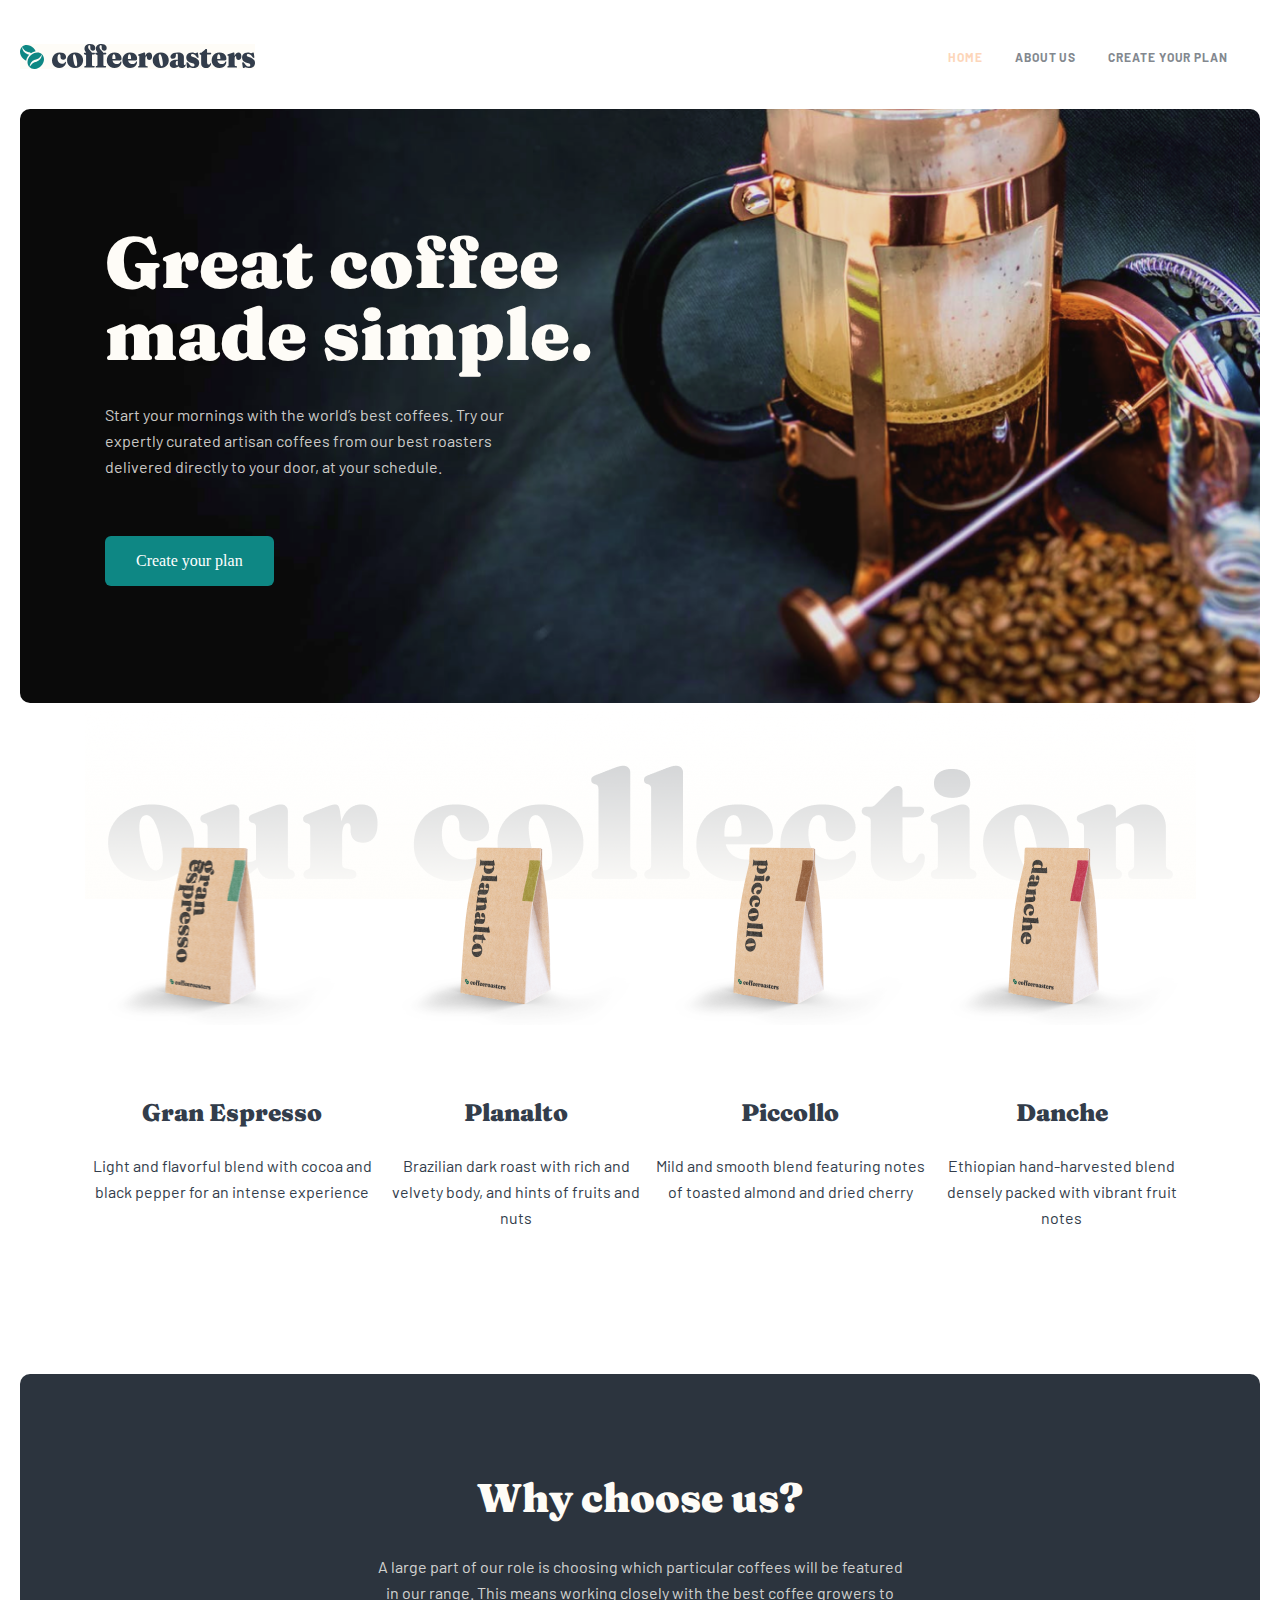
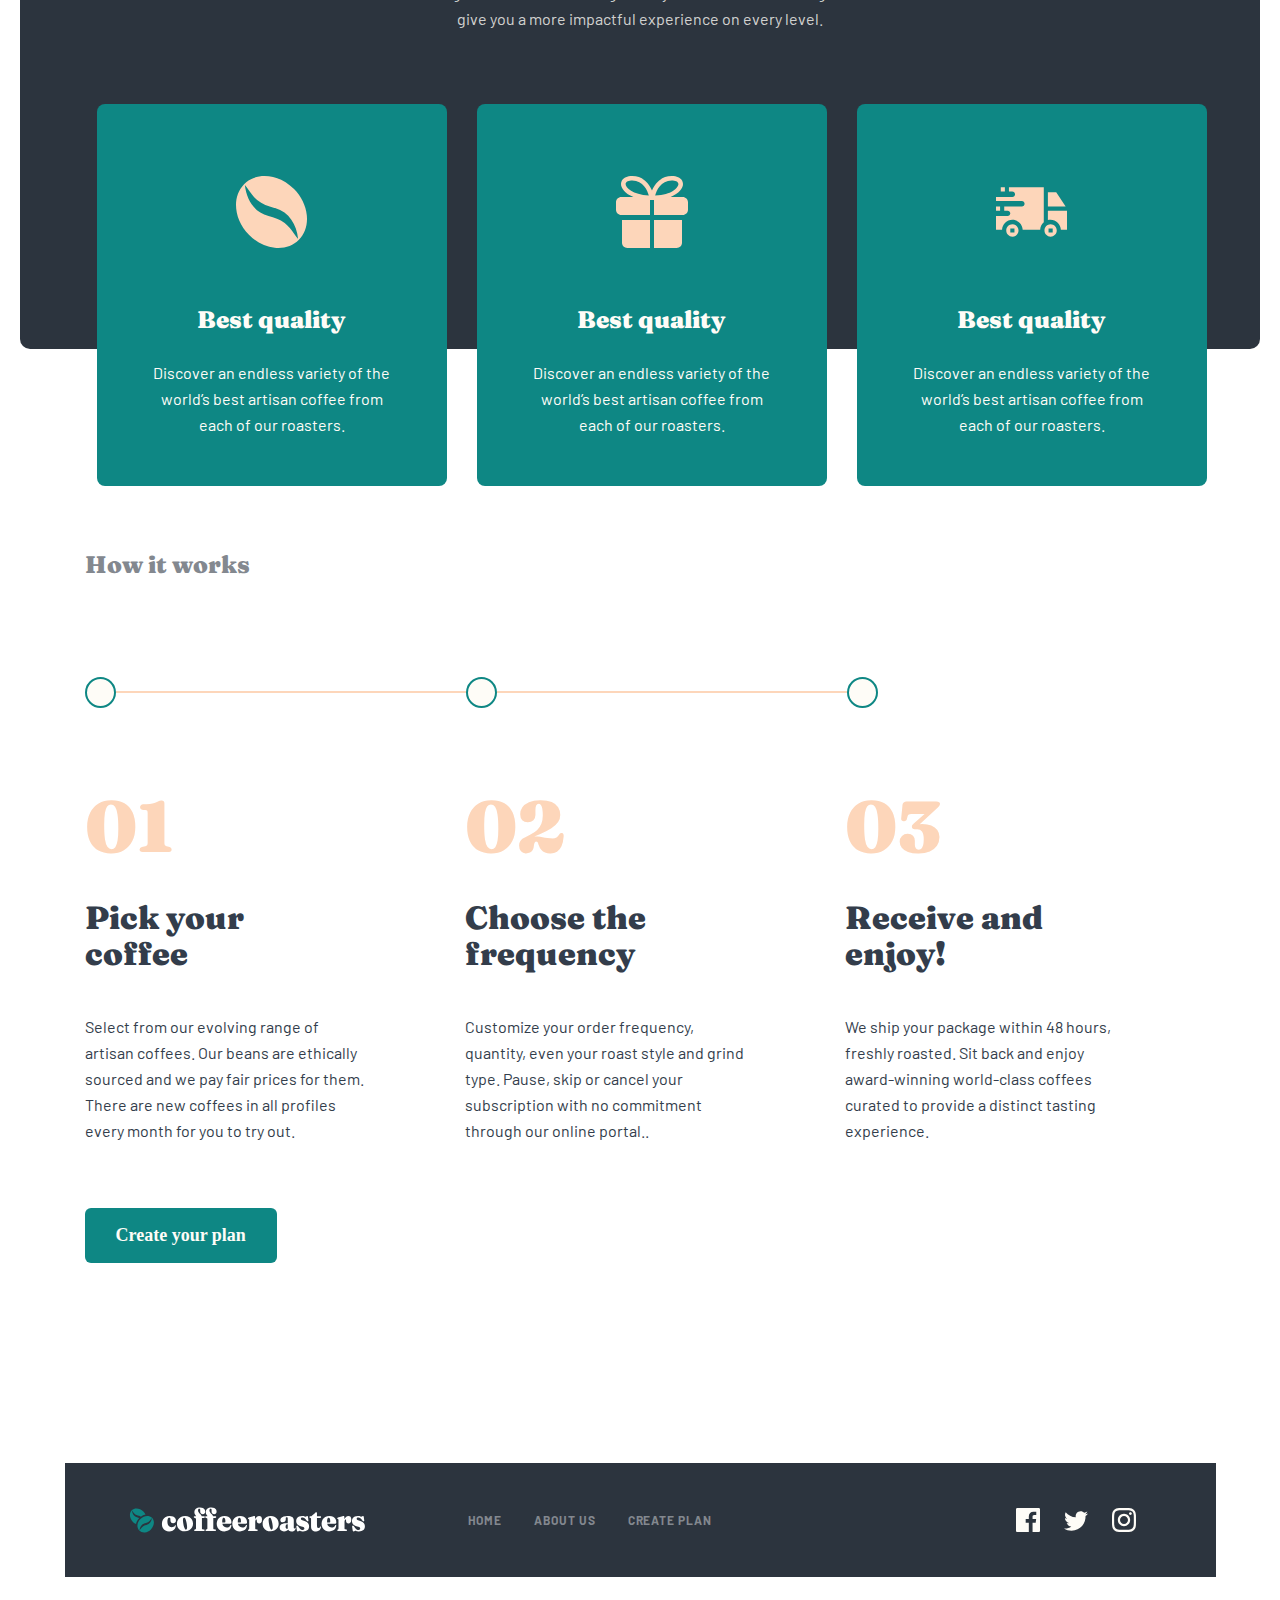
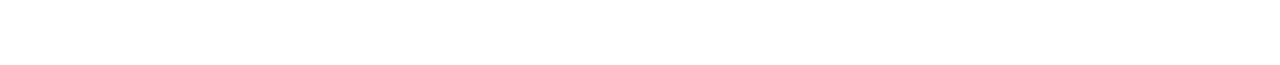
<file: index.html>
<!DOCTYPE html>
<html lang="en">

<head>
    <meta charset="UTF-8">
    <meta http-equiv="X-UA-Compatible" content="IE=edge">
    <meta name="viewport" content="width=device-width, initial-scale=1.0">
    <link rel="stylesheet" href="./css/style.css">
    <title>Document</title>
</head>

<body>
    <header class="header">
        <div class="container header__inner-container">
            <div class="header-wrapper">
                <ul class="header__list">
                    <li class="header__item">
                        <a href="./index.html"><img src="./images/header_logo.svg" alt="logo"></a>
                    </li>
                    <nav class="header__navbar">
                        <li class="header__item">
                            <a class="header__link header__home" href="./index.html">Home</a>
                        </li>
                        <li class="header__item">
                            <a class="header__link" href="./about.html">About us</a>
                        </li>
                        <li class="header__item">
                            <a class="header__link" href="./plan.html">Create your plan</a>
                        </li>
                    </nav>
                </ul>
            </div>
        </div>
    </header>

    <main>
        <section class="hero">
            <div class="container hero__inner-wrapper">
                <div class="hero__container">
                    <div class="hero__wrapper">
                        <h1 class="hero__heading">Great coffee made simple.</h1>

                        <p class="hero__text">Start your mornings with the world’s best coffees. Try our expertly
                            curated artisan coffees from our best roasters delivered directly to your door, at your
                            schedule.
                        </p>

                        <button class="button">Create your plan</button>

                    </div>
                </div>
            </div>
        </section>

        <section class="collection">
            <div class="container collection__inner-wrapper">
                <div class="collection__container">
                    <div class="collection__wrapper">
                        <ol class="collection__item">
                            <li class="collection__list">
                                <img class="collection__img" src="./images/collection1.png" alt="collection" width="256"
                                    height="193">
                                <h2 class="collection__headeing">Gran Espresso</h2>
                                <p class="collection__text">Light and flavorful blend with cocoa and black pepper for an
                                    intense experience</p>
                            </li>
                            <li class="collection__list">
                                <img class="collection__img" src="./images/collection2.png" alt="collection" width="256"
                                    height="193">
                                <h2 class="collection__headeing">Planalto</h2>
                                <p class="collection__text">Brazilian dark roast with rich and velvety body, and hints
                                    of fruits and nuts</p>
                            </li>
                            <li class="collection__list">
                                <img class="collection__img" src="./images/collection3.png" alt="collection" width="256"
                                    height="193">
                                <h2 class="collection__headeing">Piccollo</h2>
                                <p class="collection__text">Mild and smooth blend featuring notes of toasted almond and
                                    dried cherry</p>
                            </li>
                            <li class="collection__list">
                                <img class="collection__img" src="./images/colletion4.png" alt="collection" width="256"
                                    height="193">
                                <h2 class="collection__headeing">Danche</h2>
                                <p class="collection__text">Ethiopian hand-harvested blend densely packed with vibrant
                                    fruit notes</p>
                            </li>
                        </ol>
                    </div>
                </div>
            </div>
        </section>

        <section class="sector">
            <div class="container sector__inner-wrapper">
                <div class="sector__container">
                    <div class="sector__wrappper">
                        <h2 class="sector__heading">
                            Why choose us?
                        </h2>
                        <div class="sector__center">
                            <p class="sector__text">
                                A large part of our role is choosing which particular coffees will be featured
                                in our range. This means working closely with the best coffee growers to give
                                you a more impactful experience on every level.
                            </p>
                        </div>
                        <div class="sector__box">
                            <ul class="sector__item">
                                <li class="sector__list">
                                    <img class="sector-img" src="./images/sector1.svg" alt="sector" width="71"
                                        height="72">
                                    <h3 class="sector__heading-best">
                                        Best quality
                                    </h3>
                                    <p class="sector__text-discover">Discover an endless variety of the world’s best
                                        artisan coffee from each of our
                                        roasters.
                                    </p>
                                </li>
                                <li class="sector__list">
                                    <img class="sector-img" src="./images/sector2.svg" alt="sector" width="72"
                                        height="72">
                                    <h3 class="sector__heading-best">
                                        Best quality
                                    </h3>
                                    <p class="sector__text-discover">Discover an endless variety of the world’s best
                                        artisan coffee from each of our
                                        roasters.
                                    </p>
                                </li>
                                <li class="sector__list">
                                    <img class="sector-img" src="./images/sector3.svg" alt="sector" width="71"
                                        height="72">
                                    <h3 class="sector__heading-best">
                                        Best quality
                                    </h3>
                                    <p class="sector__text-discover">Discover an endless variety of the world’s best
                                        artisan coffee from each of our
                                        roasters.
                                    </p>
                                </li>
                            </ul>
                        </div>

                    </div>
                </div>
            </div>
        </section>
        <section class="step">
            <div class="container step__inner-container">
                <div class="step__container">
                    <div class="step__wrapper">
                        <h2 class="step__heading">
                            How it works
                        </h2>

                        <div class="step__oval">
                            <img src="./images/Oval.svg" alt="">
                            <div class="step__line"></div>
                            <img src="./images/Oval.svg" alt="">
                            <div class="step__line"></div>
                            <img src="./images/Oval.svg" alt="">
                        </div>

                        <div class="step__box">
                            <ul class="step__list">
                                <li class="step__item">
                                    <p class="step__number">01</p>
                                    <h3 class="step__heading--pick">Pick your coffee</h3>
                                    <p class="step__text">
                                        Select from our evolving range of artisan coffees. Our beans are ethically
                                        sourced and we pay fair prices for them. There are new coffees in all profiles
                                        every month for you to try out.
                                    </p>
                                </li>
                                <li class="step__item step__left">
                                    <p class="step__number">02</p>
                                    <h3 class="step__heading--pick">Choose the frequency</h3>
                                    <p class="step__text">
                                        Customize your order frequency, quantity, even your roast style and grind type.
                                        Pause, skip or cancel your subscription with no commitment through our online
                                        portal..
                                    </p>
                                </li>
                                <li class="step__item step__left">
                                    <p class="step__number">03</p>
                                    <h3 class="step__heading--pick">Receive and enjoy!</h3>
                                    <p class="step__text">
                                        We ship your package within 48 hours, freshly roasted. Sit back and enjoy
                                        award-winning world-class coffees curated to provide a distinct tasting
                                        experience.
                                    </p>
                                </li>
                            </ul>
                        </div>
                        <button class="step__button-home">
                            Create your plan
                        </button>


                    </div>
                </div>
            </div>
        </section>

    </main>

    <footer class="footer">
        <div class="container footer__inner-wrapper">
            <div class="footer__container">
                <div class="footer__wrapper">
                    <ul class="footer__list">
                        <li class="footer__item">
                            <a href="#"><img src="./images/footer_logo.svg" alt=""></a>
                        </li>
                        <nav class="footer__navbar">
                            <li class="footer__list">
                                <a class="footer__left" href="./index.html">Home</a>
                            </li>
                            <li class="footer__list">
                                <a class="footer__link" href="./about.html">About us</a>
                            </li>
                            <li class="footer__list">
                                <a class="footer__link" href="#">Create plan</a>
                            </li>
                        </nav>
                        <ul class="footer__icon-list">
                            <li class="footer__icon-item">
                                <a class="footer__icon" href="#"><img src="./images/facebook.svg" alt=""></a>
                            </li>
                            <li class="footer__icon-item">
                                <a class="footer__icon" href="#"><img src="./images/twitter.svg" alt=""></a>
                            </li>
                            <li class="footer__icon-item">
                                <a class="footer__icon" href="#"><img src="./images/instagram.svg" alt=""></a>
                            </li>
                        </ul>

                    </ul>
                </div>
            </div>

        </div>
    </footer>
</body>

</html>
</file>
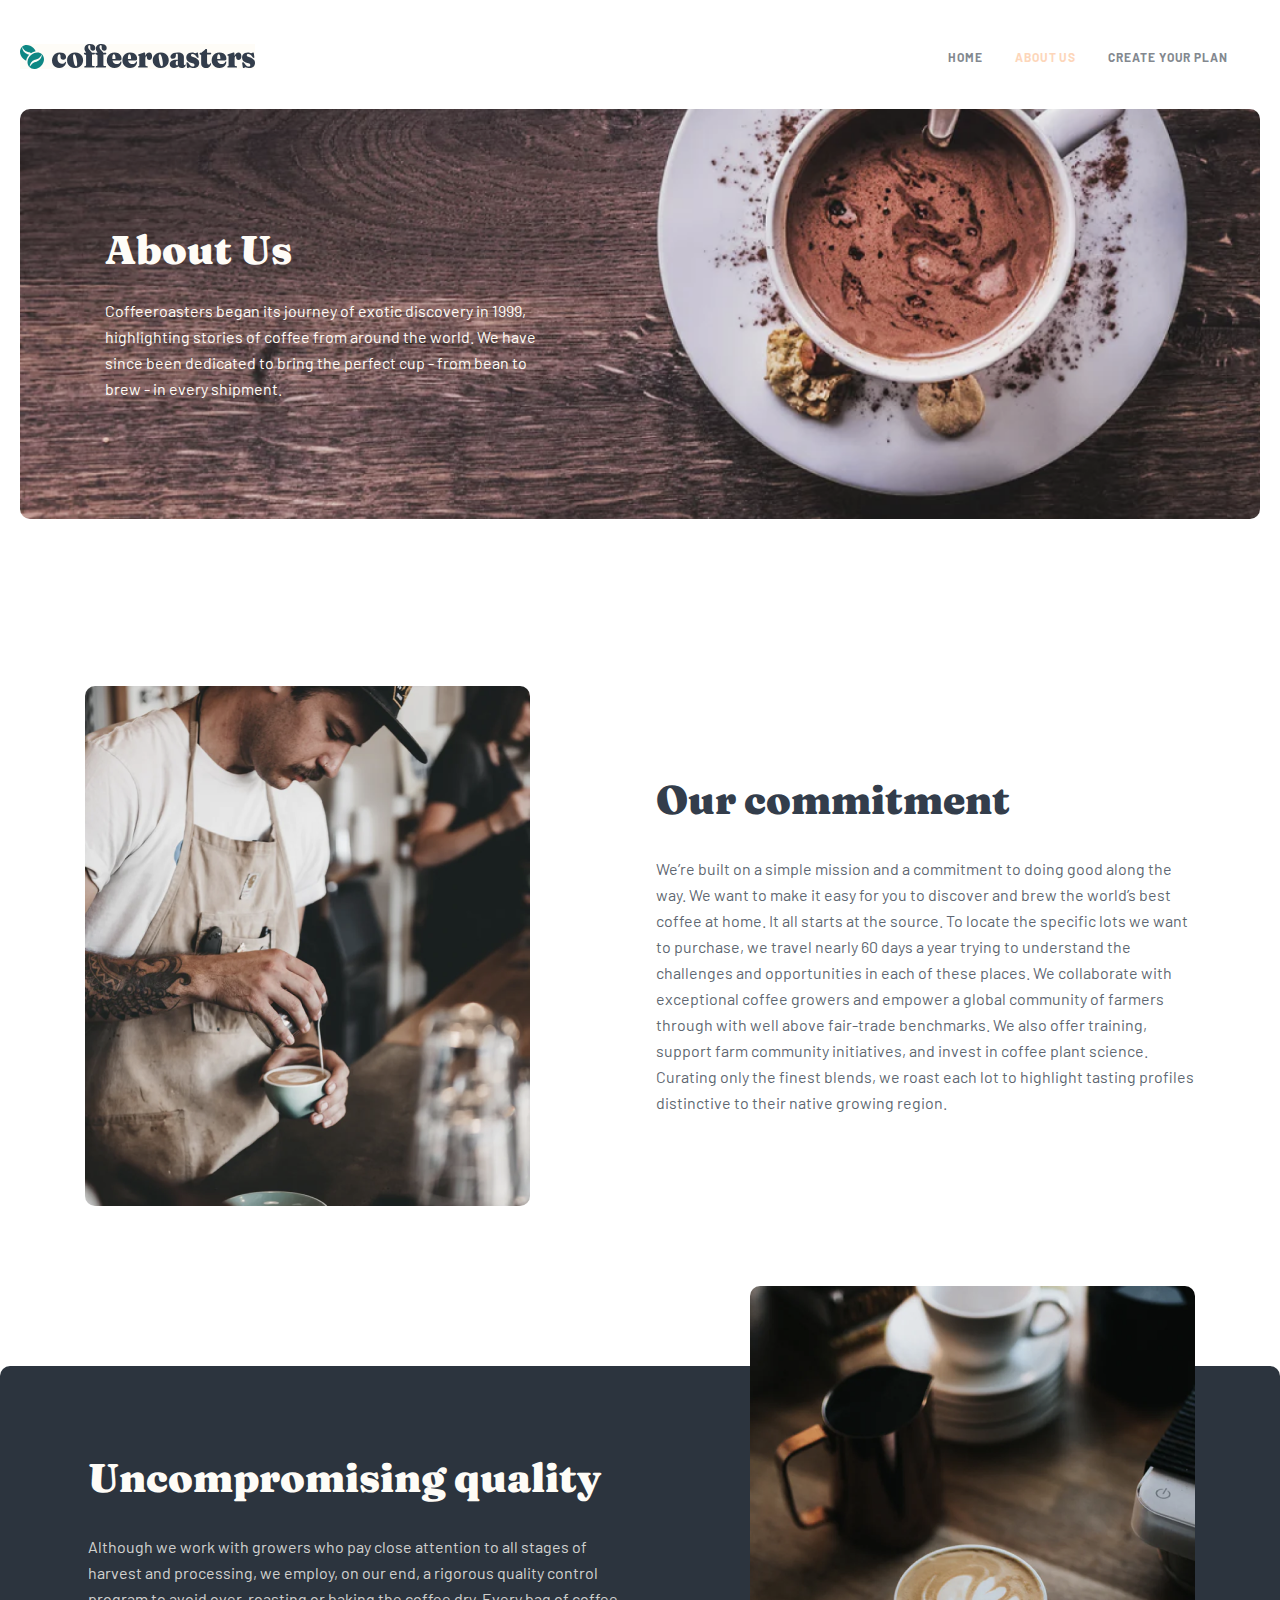
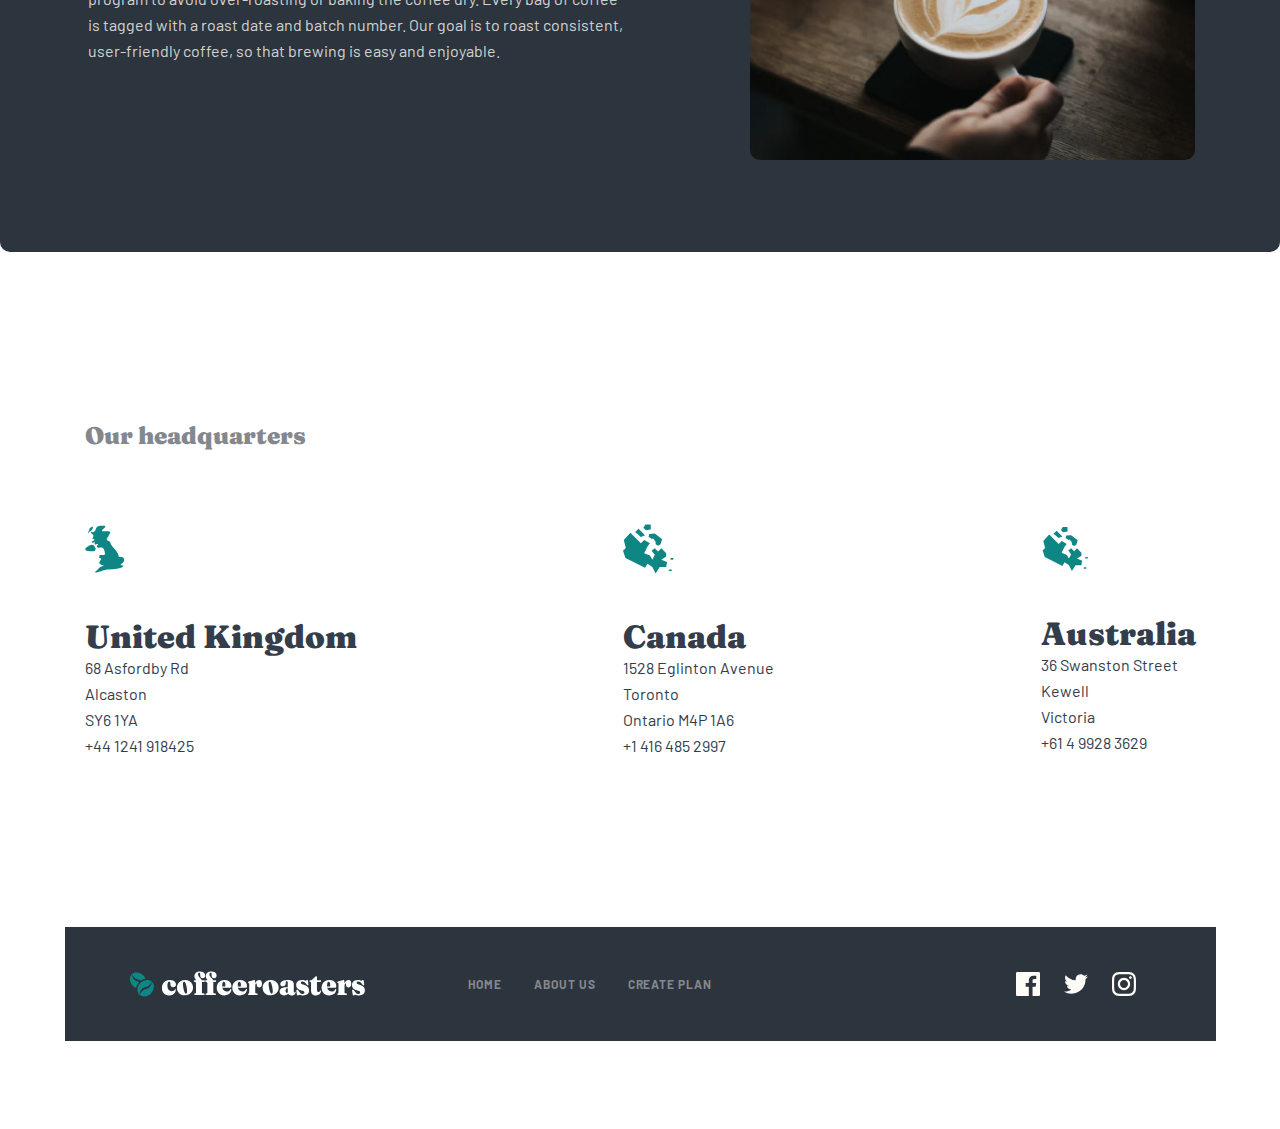
<file: about.html>
<!DOCTYPE html>
<html lang="en">

<head>
    <meta charset="UTF-8">
    <meta http-equiv="X-UA-Compatible" content="IE=edge">
    <meta name="viewport" content="width=device-width, initial-scale=1.0">
    <link rel="stylesheet" href="./css/style.css">
    <title>Document</title>
</head>

<body>
    <header class="header">
        <div class="container header__inner-container">
            <div class="header-wrapper">
                <ul class="header__list">
                    <li class="header__item">
                        <a href="./index.html"><img src="./images/header_logo.svg" alt="logo"></a>
                    </li>
                    <nav class="header__navbar">
                        <li class="header__item">
                            <a class="header__link" href="./index.html">Home</a>
                        </li>
                        <li class="header__item">
                            <a class="header__link header__about" href="./about.html">About us</a>
                        </li>
                        <li class="header__item">
                            <a class="header__link" href="./plan.html">Create your plan</a>
                        </li>
                    </nav>
                </ul>
            </div>
        </div>
    </header>

    <main>
        <section class="about">
            <div class="container about__inner-wrapper">
                <div class="about__container">
                    <div class="about__wrapper">
                        <h1 class="about__heading">About Us</h1>

                        <p class="about__text">Coffeeroasters began its journey of exotic discovery in 1999,
                            highlighting stories of coffee from around the world. We have since been dedicated to bring
                            the perfect cup - from bean to brew - in every shipment.
                        </p>



                    </div>
                </div>
            </div>
        </section>

        <section class="commitment">
            <div class="container commitment__inner-wrapper">
                <div class="commitment-container">
                    <div class="commitment-wrapper">
                        <div class="commitment-img">
                            <img class="commitment__img" src="./images/commitment.png" alt="" width="445" height="520">
                        </div>
                        <div class="commitment__title">
                            <h2 class="commitment__heading">
                                Our commitment
                            </h2>
                            <p class="commitment__text">
                                We’re built on a simple mission and a commitment to doing good along the way. We want to
                                make it easy for you to discover and brew the world’s best coffee at home. It all starts
                                at the source. To locate the specific lots we want to purchase, we travel nearly 60 days
                                a year trying to understand the challenges and opportunities in each of these places. We
                                collaborate with exceptional coffee growers and empower a global community of farmers
                                through with well above fair-trade benchmarks. We also offer training, support farm
                                community initiatives, and invest in coffee plant science. Curating only the finest
                                blends, we roast each lot to highlight tasting profiles distinctive to their native
                                growing region.
                            </p>
                        </div>

                    </div>
                </div>
            </div>
        </section>

        <section class="quality">
            <div class="container quality__inner-wrapper">
                <div class="quality__container">
                    <div class="quality__wrapper">
                        <h2 class="quality__heading">
                            Uncompromising quality
                        </h2>
                        <p class="quality__text">
                            Although we work with growers who pay close attention to all stages of harvest and
                            processing, we employ, on our end, a rigorous quality control program to avoid over-roasting
                            or baking the coffee dry. Every bag of coffee is tagged with a roast date and batch number.
                            Our goal is to roast consistent, user-friendly coffee, so that brewing is easy and
                            enjoyable.
                        </p>
                    </div>
                </div>
            </div>
        </section>

        <section class="headquartes">
            <div class="container headquartes__inner-wrapper">
                <div class="headquartes__container">
                    <div class="headquartes__wrapper">
                        <h2 class="headquartes__heading">
                            Our headquarters
                        </h2>
                        <ul class="headquartes__list">
                            <li class="headquartes__item">
                                <img class="headquartes-img" src="./images/kingdom.svg" alt="kingdom" width="40"
                                    height="50">
                                <h3 class="headquartes__heading--text">
                                    United Kingdom
                                </h3>
                                <p class="headquartes__text">
                                    68 Asfordby Rd
                                    <br>
                                    Alcaston
                                    <br>
                                    SY6 1YA
                                    <br>
                                    +44 1241 918425
                                </p>
                            </li>
                            <li class="headquartes__item">
                                <img class="headquartes-img" src="./images/canada.svg" alt="kingdom" width="51"
                                    height="50">
                                <h3 class="headquartes__heading--text">
                                    Canada
                                </h3>
                                <p class="headquartes__text">
                                    1528 Eglinton Avenue
                                    <br>
                                    Toronto
                                    <br>
                                    Ontario M4P 1A6
                                    <br>
                                    +1 416 485 2997
                                </p>
                            </li>
                            <li class="headquartes__item">
                                <img class="headquartes-img" src="./images/canada.svg" alt="kingdom" width="49"
                                    height="44">
                                <h3 class="headquartes__heading--text">
                                    Australia
                                </h3>
                                <p class="headquartes__text">
                                    36 Swanston Street
                                    <br>
                                    Kewell
                                    <br>
                                    Victoria
                                    <br>
                                    +61 4 9928 3629
                                </p>
                            </li>
                        </ul>
                    </div>
                </div>
            </div>
        </section>

        <footer class="footer">
            <div class="container footer__inner-wrapper">
                <div class="footer__container">
                    <div class="footer__wrapper">
                        <ul class="footer__list">
                            <li class="footer__item">
                                <a href="#"><img src="./images/footer_logo.svg" alt=""></a>
                            </li>
                            <nav class="footer__navbar">
                                <li class="footer__list">
                                    <a class="footer__left" href="./index.html">Home</a>
                                </li>
                                <li class="footer__list">
                                    <a class="footer__link" href="./about.html">About us</a>
                                </li>
                                <li class="footer__list">
                                    <a class="footer__link" href="#">Create plan</a>
                                </li>
                            </nav>
                            <ul class="footer__icon-list">
                                <li class="footer__icon-item">
                                    <a class="footer__icon" href="#"><img src="./images/facebook.svg" alt=""></a>
                                </li>
                                <li class="footer__icon-item">
                                    <a class="footer__icon" href="#"><img src="./images/twitter.svg" alt=""></a>
                                </li>
                                <li class="footer__icon-item">
                                    <a class="footer__icon" href="#"><img src="./images/instagram.svg" alt=""></a>
                                </li>
                            </ul>

                        </ul>
                    </div>
                </div>

            </div>
        </footer>





    </main>

</body>

</html>
</file>
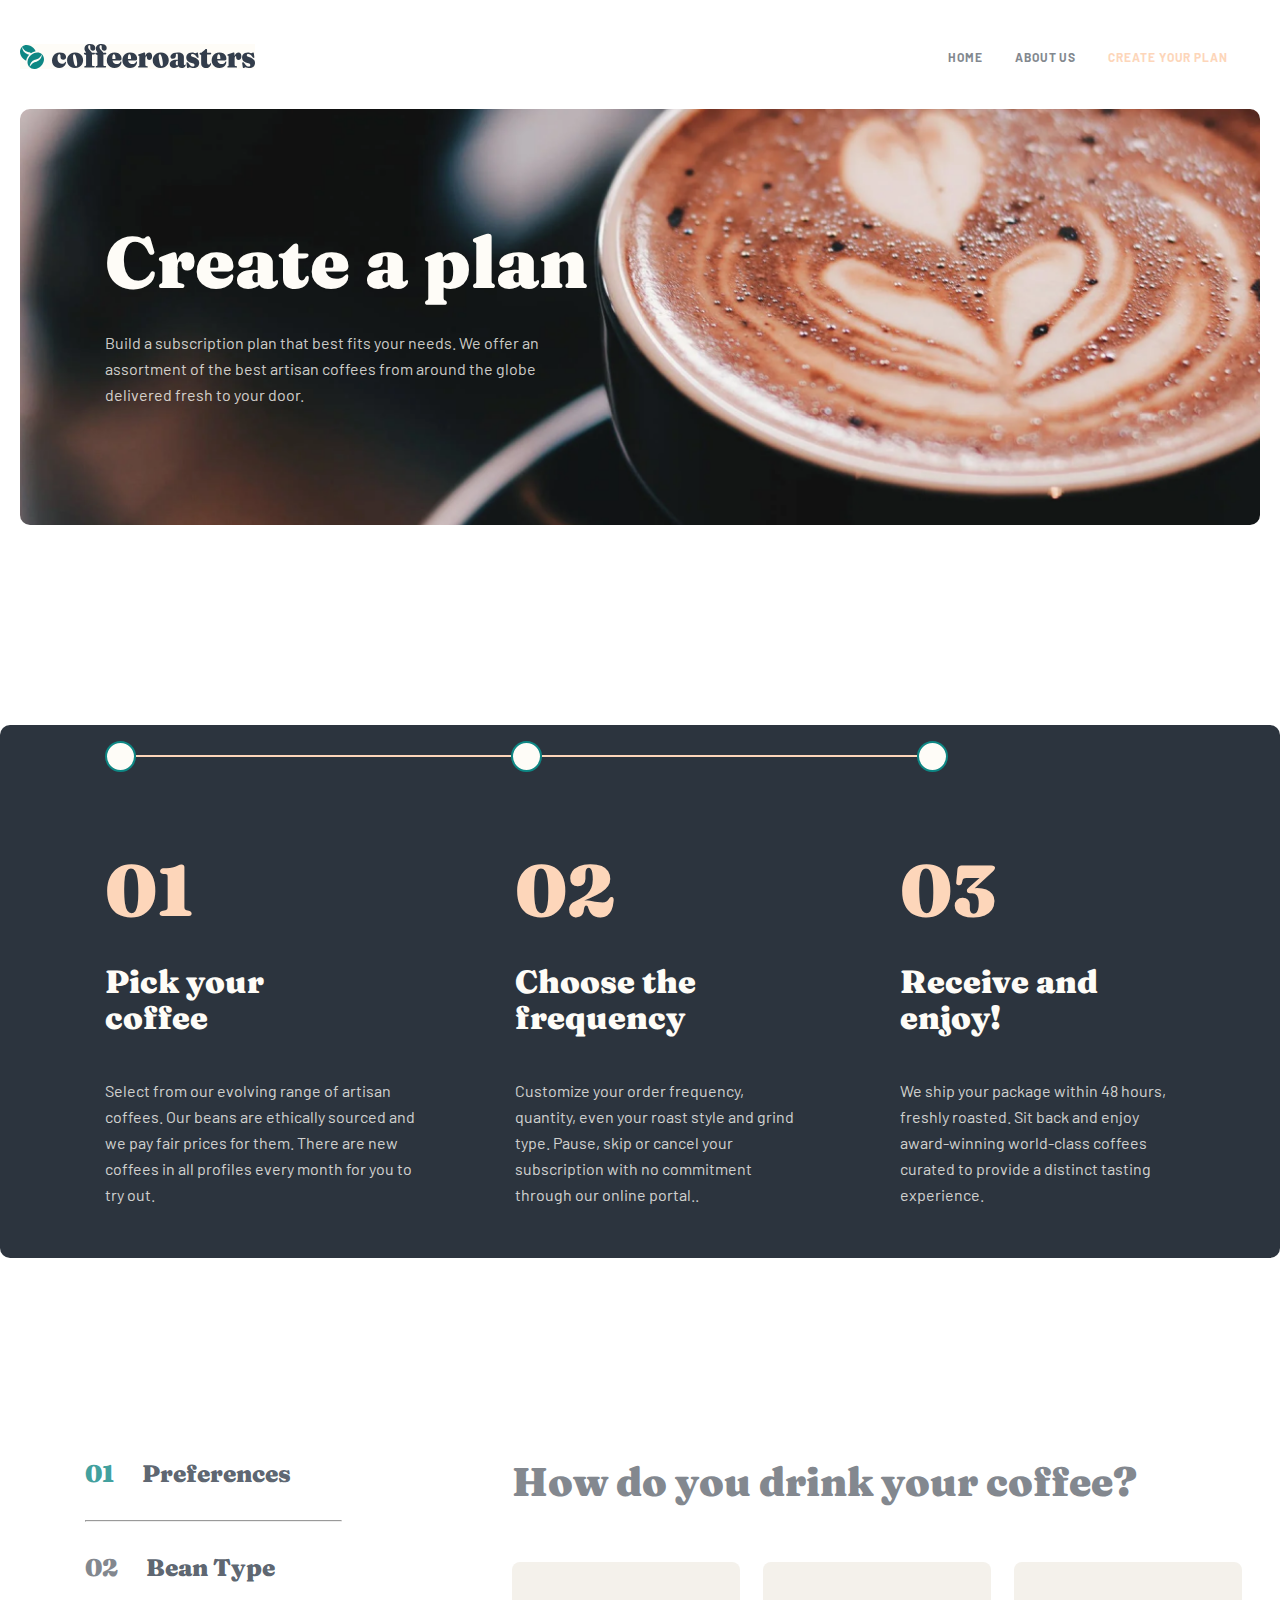
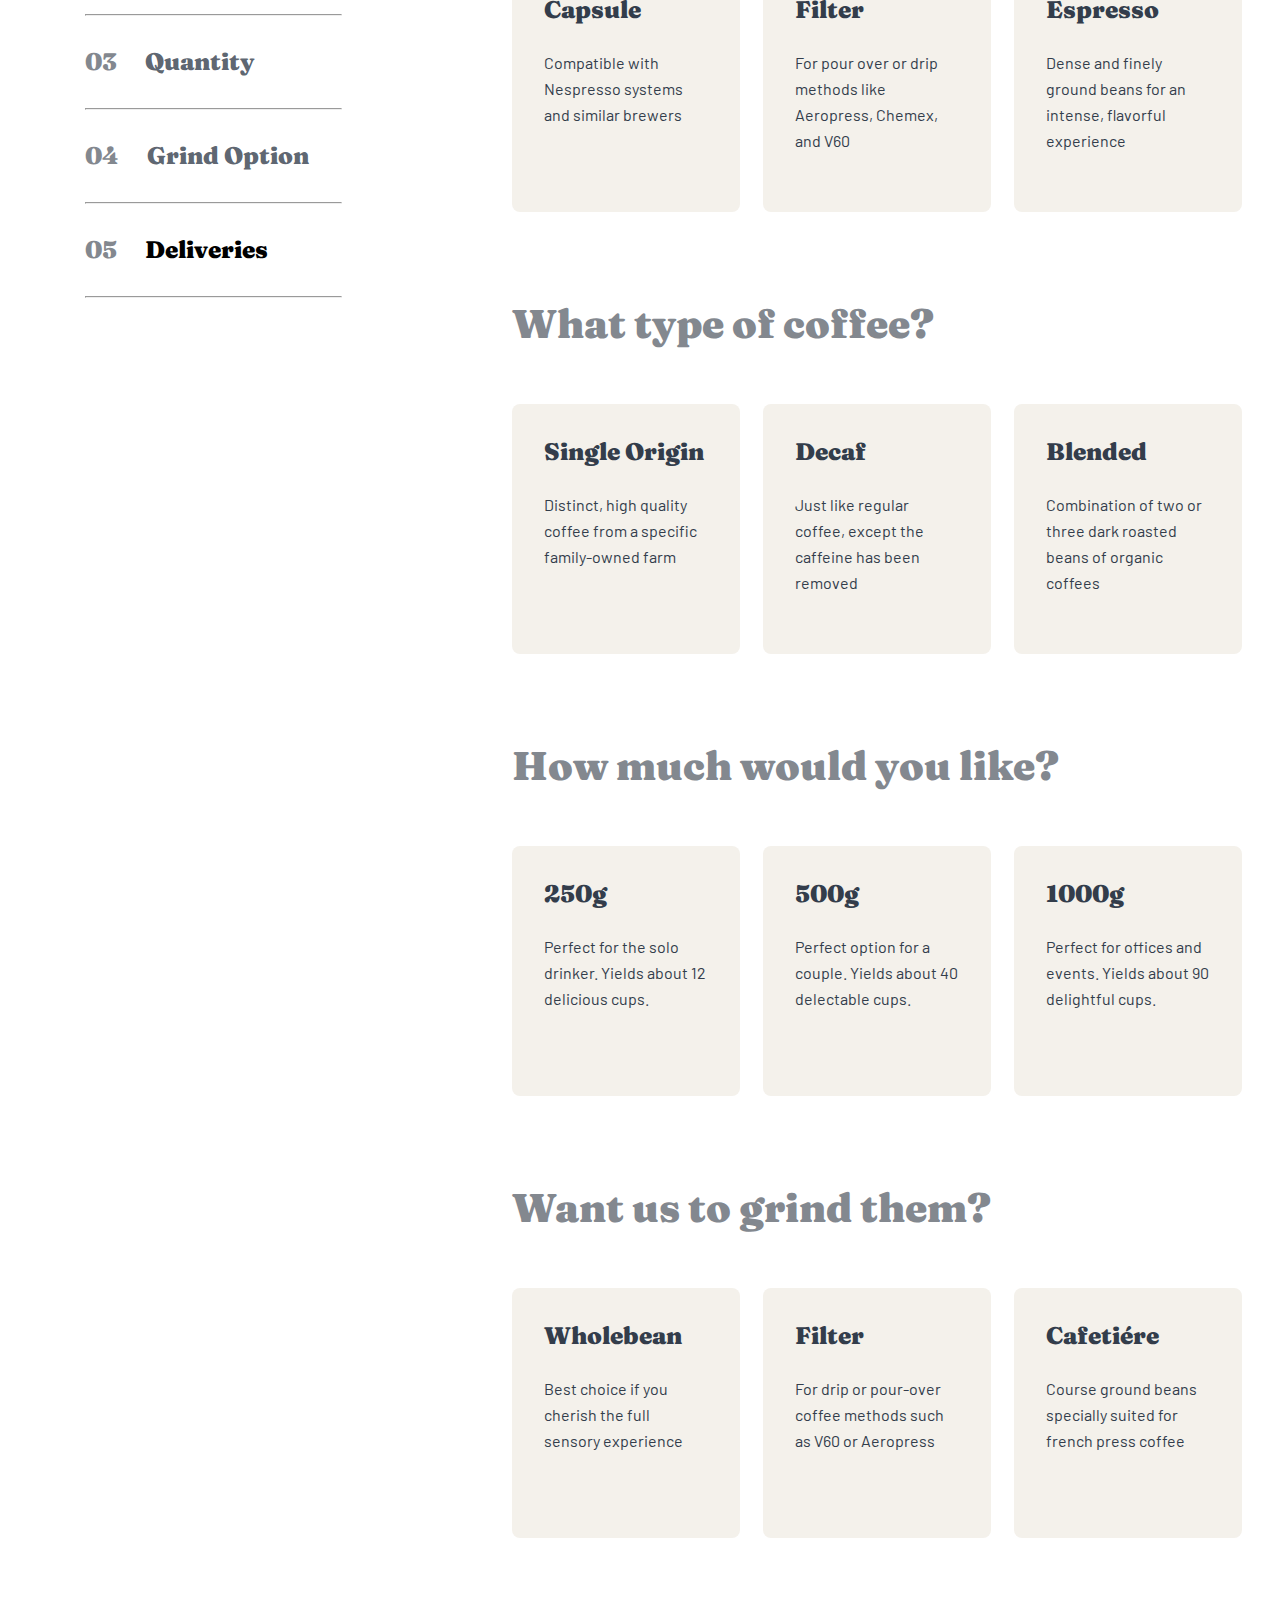
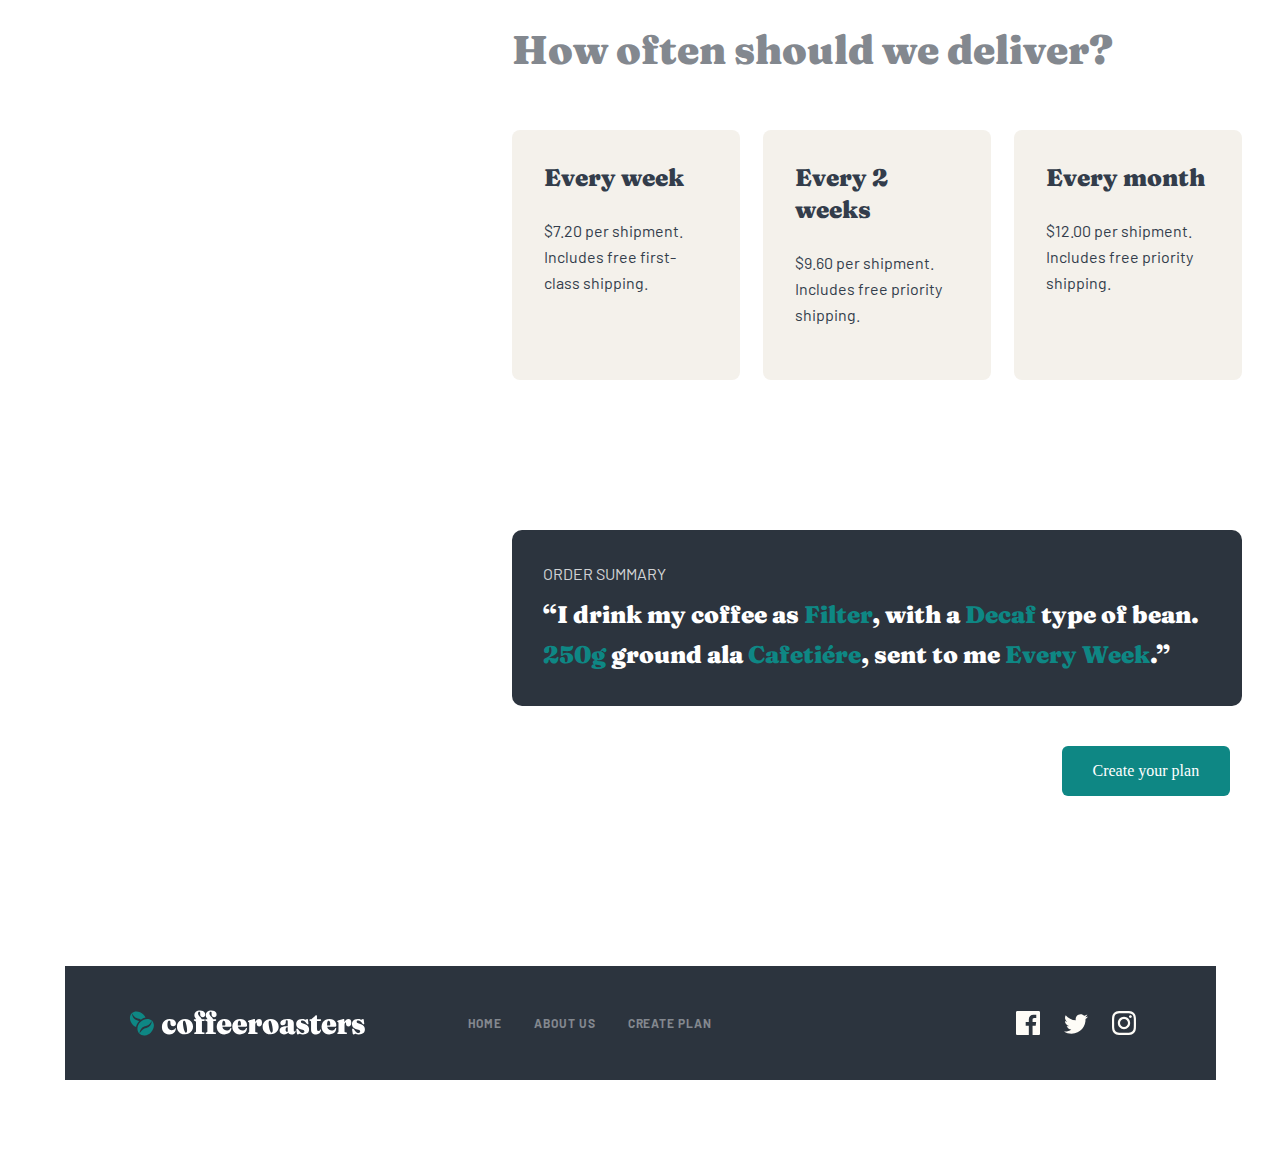
<file: plan.html>
<!DOCTYPE html>
<html lang="en">

<head>
    <meta charset="UTF-8">
    <meta http-equiv="X-UA-Compatible" content="IE=edge">
    <meta name="viewport" content="width=device-width, initial-scale=1.0">
    <link rel="stylesheet" href="./css/style.css">
    <title>Document</title>
</head>

<body>
    <header class="header">
        <div class="container header__inner-container">
            <div class="header-wrapper">
                <ul class="header__list">
                    <li class="header__item">
                        <a href="./index.html"><img src="./images/header_logo.svg" alt="logo"></a>
                    </li>
                    <nav class="header__navbar">
                        <li class="header__item">
                            <a class="header__link" href="./index.html">Home</a>
                        </li>
                        <li class="header__item">
                            <a class="header__link" href="./about.html">About us</a>
                        </li>
                        <li class="header__item">
                            <a class="header__link header__plan" href="#">Create your plan</a>
                        </li>
                    </nav>
                </ul>
            </div>
        </div>
    </header>
    <main>
        <section class="plan">
            <div class="container plan__inner-wrapper">
                <div class="plan__container">
                    <div class="plan__wrapper">
                        <h1 class="plan__heading">Create a plan</h1>

                        <p class="plan__text">Build a subscription plan that best fits your needs. We offer an
                            assortment of the best artisan coffees from around the globe delivered fresh to your door.



                    </div>
                </div>
            </div>
        </section>
        <section class="step">
            <div class="container step__color">
                <div class="step__container">
                    <div class="step__container--plan">
                        <div class="step__oval">
                            <img src="./images/Oval.svg" alt="">
                            <div class="step__line--plan"></div>
                            <img src="./images/Oval.svg" alt="">
                            <div class="step__line--plan"></div>
                            <img src="./images/Oval.svg" alt="">
                        </div>

                        <div class="step__box">
                            <ul class="step__list">
                                <li class="step__item">
                                    <p class="step__number">01</p>
                                    <h3 class="step__heading--plan">Pick your coffee</h3>
                                    <p class="step__text--plan">
                                        Select from our evolving range of artisan coffees. Our beans are ethically
                                        sourced and we pay fair prices for them. There are new coffees in all profiles
                                        every month for you to try out.
                                    </p>
                                </li>
                                <li class="step__item step__left">
                                    <p class="step__number">02</p>
                                    <h3 class="step__heading--plan">Choose the frequency</h3>
                                    <p class="step__text--plan">
                                        Customize your order frequency, quantity, even your roast style and grind type.
                                        Pause, skip or cancel your subscription with no commitment through our online
                                        portal..
                                    </p>
                                </li>
                                <li class="step__item step__left">
                                    <p class="step__number">03</p>
                                    <h3 class="step__heading--plan">Receive and enjoy!</h3>
                                    <p class="step__text--plan">
                                        We ship your package within 48 hours, freshly roasted. Sit back and enjoy
                                        award-winning world-class coffees curated to provide a distinct tasting
                                        experience.
                                    </p>
                                </li>
                            </ul>
                        </div>



                    </div>
                </div>
            </div>
        </section>

        <section class="preferences">
            <div class="container preferences__inner-wrapper">
                <div class="preferences__container">
                    <div class="preferences__wrapper">
                        <div class="preferences__rigth">
                            <ul class="preferences__list">
                                <li class="preferences__item">
                                    <p class="preferences__number">
                                        01
                                    </p>
                                    <p class="preferences__text">
                                        Preferences
                                    </p>

                                </li>
                                <hr class="preferences__line">
                                </hr>
                                <li class="preferences__item">
                                    <p class="preferences__number--plan">
                                        02
                                    </p>
                                    <p class="preferences__text">
                                        Bean Type
                                    </p>
                                </li>
                                <hr class="preferences__line">
                                </hr>
                                <li class="preferences__item">
                                    <p class="preferences__number--plan">
                                        03
                                    </p>
                                    <p class="preferences__text">
                                        Quantity
                                    </p>
                                </li>
                                <hr class="preferences__line">
                                </hr>
                                <li class="preferences__item">
                                    <p class="preferences__number--plan">
                                        04
                                    </p>
                                    <p class="preferences__text">
                                        Grind Option
                                    </p>

                                </li>
                                <hr class="preferences__line">
                                </hr>
                                <li class="preferences__item">
                                    <p class="preferences__number--plan">
                                        05
                                    </p>
                                    <p class="preferences__text--deliveries">
                                        Deliveries
                                    </p>
                                </li>
                                <hr class="preferences__line">
                                </hr>
                            </ul>
                        </div>
                        <div class="preferences__left">
                            <h2 class="preferences__heading--one">
                                How do you drink your coffee?
                            </h2>

                            <ul class="preferences__list--box">
                                <li class="preferences__item--box">
                                    <h3 class="preferences__heading--all">
                                        Capsule
                                    </h3>
                                    <p class="preferences__title">
                                        Compatible with Nespresso systems and similar brewers
                                    </p>
                                </li>
                                <li class="preferences__item--box">
                                    <h3 class="preferences__heading--all">
                                        Filter
                                    </h3>
                                    <p class="preferences__title">
                                        For pour over or drip methods like Aeropress, Chemex, and V60
                                    </p>
                                </li>
                                <li class="preferences__item--box">
                                    <h3 class="preferences__heading--all">
                                        Espresso
                                    </h3>
                                    <p class="preferences__title">
                                        Dense and finely ground beans for an intense, flavorful experience
                                    </p>
                                </li>

                            </ul>
                            <h2 class="preferences__heading">
                                What type of coffee?
                            </h2>

                            <ul class="preferences__list--box">
                                <li class="preferences__item--box">
                                    <h3 class="preferences__heading--all">
                                        Single Origin
                                    </h3>
                                    <p class="preferences__title">
                                        Distinct, high quality coffee from a specific family-owned farm
                                    </p>
                                </li>
                                <li class="preferences__item--box">
                                    <h3 class="preferences__heading--all">
                                        Decaf
                                    </h3>
                                    <p class="preferences__title">
                                        Just like regular coffee, except the caffeine has been removed
                                    </p>
                                </li>
                                <li class="preferences__item--box">
                                    <h3 class="preferences__heading--all">
                                        Blended
                                    </h3>
                                    <p class="preferences__title">
                                        Combination of two or three dark roasted beans of organic coffees
                                    </p>
                                </li>

                            </ul>
                            <h2 class="preferences__heading">
                                How much would you like?
                            </h2>

                            <ul class="preferences__list--box">
                                <li class="preferences__item--box">
                                    <h3 class="preferences__heading--all">
                                        250g
                                    </h3>
                                    <p class="preferences__title">
                                        Perfect for the solo drinker. Yields about 12 delicious cups.
                                    </p>
                                </li>
                                <li class="preferences__item--box">
                                    <h3 class="preferences__heading--all">
                                        500g
                                    </h3>
                                    <p class="preferences__title">
                                        Perfect option for a couple. Yields about 40 delectable cups.
                                    </p>
                                </li>
                                <li class="preferences__item--box">
                                    <h3 class="preferences__heading--all">
                                        1000g
                                    </h3>
                                    <p class="preferences__title">
                                        Perfect for offices and events. Yields about 90 delightful cups.
                                    </p>
                                </li>

                            </ul>
                            <h2 class="preferences__heading">
                                Want us to grind them?
                            </h2>

                            <ul class="preferences__list--box">
                                <li class="preferences__item--box">
                                    <h3 class="preferences__heading--all">
                                        Wholebean
                                    </h3>
                                    <p class="preferences__title">
                                        Best choice if you cherish the full sensory experience
                                    </p>
                                </li>
                                <li class="preferences__item--box">
                                    <h3 class="preferences__heading--all">
                                        Filter
                                    </h3>
                                    <p class="preferences__title">
                                        For drip or pour-over coffee methods such as V60 or Aeropress
                                    </p>
                                </li>
                                <li class="preferences__item--box">
                                    <h3 class="preferences__heading--all">
                                        Cafetiére
                                    </h3>
                                    <p class="preferences__title">
                                        Course ground beans specially suited for french press coffee
                                    </p>
                                </li>

                            </ul>
                            <h2 class="preferences__heading">
                                How often should we deliver?
                            </h2>

                            <ul class="preferences__list--box">
                                <li class="preferences__item--box">
                                    <h3 class="preferences__heading--all">
                                        Every week
                                    </h3>
                                    <p class="preferences__title">
                                        $7.20 per shipment. Includes free first-class shipping.
                                    </p>
                                </li>
                                <li class="preferences__item--box">
                                    <h3 class="preferences__heading--all">
                                        Every 2 weeks
                                    </h3>
                                    <p class="preferences__title">
                                        $9.60 per shipment. Includes free priority shipping.
                                    </p>
                                </li>
                                <li class="preferences__item--box">
                                    <h3 class="preferences__heading--all">
                                        Every month
                                    </h3>
                                    <p class="preferences__title">
                                        $12.00 per shipment. Includes free priority shipping.
                                    </p>
                                </li>

                            </ul>
                            <div class="order">
                                <div class="order__inner-wrapper">
                                    <h3 class="order__heading">
                                        Order Summary
                                    </h3>
                                    <p class="order__text">
                                        “I drink my coffee as <span class="order__span">Filter</span>, with a <span
                                            class="order__span">Decaf</span> type of bean. <span
                                            class="order__span">250g</span> ground ala <span
                                            class="order__span">Cafetiére</span>, sent to me <span class="order__span">Every
                                            Week</span>.”
                                    </p>
                                </div>
                             
                            </div>
                            <button class="button-btn">Create your plan</button>


                        </div>

                    </div>
                </div>
            </div>
        </section>
        <footer class="footer">
            <div class="container footer__inner-wrapper">
                <div class="footer__container">
                    <div class="footer__wrapper">
                        <ul class="footer__list">
                            <li class="footer__item">
                                <a href="#"><img src="./images/footer_logo.svg" alt=""></a>
                            </li>
                            <nav class="footer__navbar">
                                <li class="footer__list">
                                    <a class="footer__left" href="./index.html">Home</a>
                                </li>
                                <li class="footer__list">
                                    <a class="footer__link" href="./about.html">About us</a>
                                </li>
                                <li class="footer__list">
                                    <a class="footer__link" href="#">Create plan</a>
                                </li>
                            </nav>
                            <ul class="footer__icon-list">
                                <li class="footer__icon-item">
                                    <a class="footer__icon" href="#"><img src="./images/facebook.svg" alt=""></a>
                                </li>
                                <li class="footer__icon-item">
                                    <a class="footer__icon" href="#"><img src="./images/twitter.svg" alt=""></a>
                                </li>
                                <li class="footer__icon-item">
                                    <a class="footer__icon" href="#"><img src="./images/instagram.svg" alt=""></a>
                                </li>
                            </ul>

                        </ul>
                    </div>
                </div>

            </div>
        </footer>

    

    </main>


</body>

</html>
</file>
<file: css/style.css>
/*! normalize.css v8.0.1 | MIT License | github.com/necolas/normalize.css */
/* Document
   ========================================================================== */
/**
 * 1. Correct the line height in all browsers.
 * 2. Prevent adjustments of font size after orientation changes in iOS.
 */
html {
  line-height: 1.15;
  /* 1 */
  -webkit-text-size-adjust: 100%;
  /* 2 */
}

/* Sections
     ========================================================================== */
/**
   * Remove the margin in all browsers.
   */
body {
  margin: 0;
}

/**
   * Render the `main` element consistently in IE.
   */
main {
  display: block;
}

/**
   * Correct the font size and margin on `h1` elements within `section` and
   * `article` contexts in Chrome, Firefox, and Safari.
   */
h1 {
  font-size: 2em;
  margin: 0.67em 0;
}

/* Grouping content
     ========================================================================== */
/**
   * 1. Add the correct box sizing in Firefox.
   * 2. Show the overflow in Edge and IE.
   */
hr {
  -webkit-box-sizing: content-box;
          box-sizing: content-box;
  /* 1 */
  height: 0;
  /* 1 */
  overflow: visible;
  /* 2 */
}

/**
   * 1. Correct the inheritance and scaling of font size in all browsers.
   * 2. Correct the odd `em` font sizing in all browsers.
   */
pre {
  font-family: monospace, monospace;
  /* 1 */
  font-size: 1em;
  /* 2 */
}

/* Text-level semantics
     ========================================================================== */
/**
   * Remove the gray background on active links in IE 10.
   */
a {
  background-color: transparent;
}

/**
   * 1. Remove the bottom border in Chrome 57-
   * 2. Add the correct text decoration in Chrome, Edge, IE, Opera, and Safari.
   */
abbr[title] {
  border-bottom: none;
  /* 1 */
  text-decoration: underline;
  /* 2 */
  -webkit-text-decoration: underline dotted;
          text-decoration: underline dotted;
  /* 2 */
}

/**
   * Add the correct font weight in Chrome, Edge, and Safari.
   */
b,
strong {
  font-weight: bolder;
}

/**
   * 1. Correct the inheritance and scaling of font size in all browsers.
   * 2. Correct the odd `em` font sizing in all browsers.
   */
code,
kbd,
samp {
  font-family: monospace, monospace;
  /* 1 */
  font-size: 1em;
  /* 2 */
}

/**
   * Add the correct font size in all browsers.
   */
small {
  font-size: 80%;
}

/**
   * Prevent `sub` and `sup` elements from affecting the line height in
   * all browsers.
   */
sub,
sup {
  font-size: 75%;
  line-height: 0;
  position: relative;
  vertical-align: baseline;
}

sub {
  bottom: -0.25em;
}

sup {
  top: -0.5em;
}

/* Embedded content
     ========================================================================== */
/**
   * Remove the border on images inside links in IE 10.
   */
img {
  border-style: none;
}

/* Forms
     ========================================================================== */
/**
   * 1. Change the font styles in all browsers.
   * 2. Remove the margin in Firefox and Safari.
   */
button,
input,
optgroup,
select,
textarea {
  font-family: inherit;
  /* 1 */
  font-size: 100%;
  /* 1 */
  line-height: 1.15;
  /* 1 */
  margin: 0;
  /* 2 */
}

/**
   * Show the overflow in IE.
   * 1. Show the overflow in Edge.
   */
button,
input {
  /* 1 */
  overflow: visible;
}

/**
   * Remove the inheritance of text transform in Edge, Firefox, and IE.
   * 1. Remove the inheritance of text transform in Firefox.
   */
button,
select {
  /* 1 */
  text-transform: none;
}

/**
   * Correct the inability to style clickable types in iOS and Safari.
   */
button,
[type="button"],
[type="reset"],
[type="submit"] {
  -webkit-appearance: button;
}

/**
   * Remove the inner border and padding in Firefox.
   */
button::-moz-focus-inner,
[type="button"]::-moz-focus-inner,
[type="reset"]::-moz-focus-inner,
[type="submit"]::-moz-focus-inner {
  border-style: none;
  padding: 0;
}

/**
   * Restore the focus styles unset by the previous rule.
   */
button:-moz-focusring,
[type="button"]:-moz-focusring,
[type="reset"]:-moz-focusring,
[type="submit"]:-moz-focusring {
  outline: 1px dotted ButtonText;
}

/**
   * Correct the padding in Firefox.
   */
fieldset {
  padding: 0.35em 0.75em 0.625em;
}

/**
   * 1. Correct the text wrapping in Edge and IE.
   * 2. Correct the color inheritance from `fieldset` elements in IE.
   * 3. Remove the padding so developers are not caught out when they zero out
   *    `fieldset` elements in all browsers.
   */
legend {
  -webkit-box-sizing: border-box;
          box-sizing: border-box;
  /* 1 */
  color: inherit;
  /* 2 */
  display: table;
  /* 1 */
  max-width: 100%;
  /* 1 */
  padding: 0;
  /* 3 */
  white-space: normal;
  /* 1 */
}

/**
   * Add the correct vertical alignment in Chrome, Firefox, and Opera.
   */
progress {
  vertical-align: baseline;
}

/**
   * Remove the default vertical scrollbar in IE 10+.
   */
textarea {
  overflow: auto;
}

/**
   * 1. Add the correct box sizing in IE 10.
   * 2. Remove the padding in IE 10.
   */
[type="checkbox"],
[type="radio"] {
  -webkit-box-sizing: border-box;
          box-sizing: border-box;
  /* 1 */
  padding: 0;
  /* 2 */
}

/**
   * Correct the cursor style of increment and decrement buttons in Chrome.
   */
[type="number"]::-webkit-inner-spin-button,
[type="number"]::-webkit-outer-spin-button {
  height: auto;
}

/**
   * 1. Correct the odd appearance in Chrome and Safari.
   * 2. Correct the outline style in Safari.
   */
[type="search"] {
  -webkit-appearance: textfield;
  /* 1 */
  outline-offset: -2px;
  /* 2 */
}

/**
   * Remove the inner padding in Chrome and Safari on macOS.
   */
[type="search"]::-webkit-search-decoration {
  -webkit-appearance: none;
}

/**
   * 1. Correct the inability to style clickable types in iOS and Safari.
   * 2. Change font properties to `inherit` in Safari.
   */
::-webkit-file-upload-button {
  -webkit-appearance: button;
  /* 1 */
  font: inherit;
  /* 2 */
}

/* Interactive
     ========================================================================== */
/*
   * Add the correct display in Edge, IE 10+, and Firefox.
   */
details {
  display: block;
}

/*
   * Add the correct display in all browsers.
   */
summary {
  display: list-item;
}

/* Misc
     ========================================================================== */
/**
   * Add the correct display in IE 10+.
   */
template {
  display: none;
}

/**
   * Add the correct display in IE 10.
   */
[hidden] {
  display: none;
}

@font-face {
  font-family: 'Fraunces';
  font-style: normal;
  font-display: swap;
  font-weight: 900;
  src: url("../fonts/fraunces-v22-latin-900.woff2") format("woff2"), url("../fonts/fraunces-v22-latin-900.woff") format("woff");
}

@font-face {
  font-family: 'Barlow';
  font-style: normal;
  font-display: swap;
  font-weight: 400;
  src: url("../fonts/barlow-v12-latin-regular.woff2") format("woff2"), url("../fonts/barlow-v12-latin-regular.woff") format("woff");
}

@font-face {
  font-family: 'Barlow';
  font-style: normal;
  font-display: swap;
  font-weight: 700;
  src: url("../fonts/barlow-v12-latin-700.woff2") format("woff2"), url("../fonts/barlow-v12-latin-700.woff") format("woff");
}

*,
*::before,
*::after {
  -webkit-box-sizing: border-box;
          box-sizing: border-box;
}

body {
  margin: 0;
  padding: 0;
  font-family: "Barlow", 'Arial', sans-serif;
  padding-top: 44px;
  font-size: 16px;
}

img {
  vertical-align: middle;
}

ul,
ol,
li {
  margin: 0;
  padding: 0;
  list-style-type: none;
}

h1,
h2,
h3,
h4,
h5,
h6 {
  font-family: 'Fraunces' serif;
  margin: 0;
}

p {
  margin: 0;
}

.container {
  max-width: 1320px;
  margin-left: auto;
  margin-right: auto;
  padding-left: 20px;
  padding-right: 20px;
}

.header__inner-container {
  margin-bottom: 40px;
}

.header__list {
  display: -webkit-box;
  display: -ms-flexbox;
  display: flex;
  -webkit-box-pack: justify;
      -ms-flex-pack: justify;
          justify-content: space-between;
}

.header__navbar {
  display: -webkit-box;
  display: -ms-flexbox;
  display: flex;
  -webkit-box-align: center;
      -ms-flex-align: center;
          align-items: center;
}

.header__link {
  text-decoration: none;
  font-family: 'Barlow';
  font-style: normal;
  font-weight: 700;
  font-size: 12px;
  line-height: 15px;
  letter-spacing: 0.923077px;
  text-transform: uppercase;
  color: #83888F;
  -webkit-transition: 1s;
  transition: 1s;
  margin-right: 32px;
}

.header__about {
  color: #FDD6BA;
}

.header__plan {
  color: #FDD6BA;
}

.header__home {
  color: #FDD6BA;
}

.header__home:hover {
  color: rgba(253, 214, 186, 0.8);
}

.hero__container {
  background-image: url(./../images/hero_img.png);
  border-radius: 10px;
  background-repeat: no-repeat;
  background-size: cover;
  background-position: center;
  padding: 117px 85px;
}

.hero__wrapper {
  max-width: 493px;
  width: 100%;
}

.hero__heading {
  font-family: 'Fraunces';
  font-size: 72px;
  line-height: 72px;
  color: #fefcf7;
  max-width: 100%;
  width: 493px;
  margin-bottom: 32px;
}

.hero__text {
  line-height: 26px;
  color: rgba(254, 252, 247, 0.8);
  margin-bottom: 56px;
  font-size: 16px;
  max-width: 440px;
  width: 100%;
}

.hero__btn {
  border: none;
  outline: none;
  text-decoration: none;
}

.hero button {
  cursor: pointer;
  border: none;
  outline: none;
  text-decoration: none;
  background-color: #0e8784;
  color: white;
  border-radius: 6px;
  display: inline-block;
  text-align: center;
  font-family: 'Francues';
  padding: 16px 31px;
}

.hero button:hover {
  background-color: #66D2CF;
}

.hero button:active {
  background-color: #E2DEDB;
}

@media only screen and (max-width: 800px) {
  .hero__inner-wrapper {
    background-color: white;
  }
  .hero__heading {
    font-family: 'Fraunces';
    font-style: normal;
    font-weight: 900;
    font-size: 48px;
    line-height: 48px;
    color: #FEFCF7;
    width: 329px;
  }
  .hero__text {
    font-family: 'Barlow';
    font-style: normal;
    font-weight: 400;
    font-size: 15px;
    line-height: 25px;
    color: rgba(254, 252, 247, 0.8);
    mix-blend-mode: normal;
    width: 398px;
  }
}

@media only screen and (max-width: 600px) {
  .hero__inner-wrapper {
    background: red;
  }
  .hero__container {
    background-image: url(./../images/mobile.png);
    background-size: 689px 500px;
  }
}

@media only screen and (max-width: 320px) {
  .hero__inner-wrapper {
    background-color: white;
  }
  .hero__container {
    background-image: url(./../images/hero-bg-mob.png);
    background-size: 327px 500px;
    background-repeat: no-repeat;
    background-size: cover;
    background-position: center;
  }
  .hero__heading {
    font-family: 'Fraunces';
    font-style: normal;
    font-weight: 900;
    font-size: 40px;
    line-height: 40px;
    text-align: center;
    color: #FEFCF7;
    width: 279px;
  }
  .hero__text {
    font-family: 'Barlow';
    font-style: normal;
    font-weight: 400;
    font-size: 15px;
    line-height: 25px;
    text-align: center;
    color: #FEFCF7;
    mix-blend-mode: normal;
  }
}

.button-btn {
  cursor: pointer;
  border: none;
  outline: none;
  text-decoration: none;
  background-color: #0e8784;
  color: white;
  border-radius: 6px;
  display: inline-block;
  text-align: center;
  font-family: 'Francues';
  padding: 16px 31px;
  margin-left: 550px;
  margin-top: 40px;
  margin-bottom: 170px;
}

.button-btn:hover {
  background-color: #66D2CF;
}

.button-btn:active {
  background-color: #E2DEDB;
}

.collection__inner-wrapper {
  max-width: 1151px;
}

.collection__container {
  background-image: url(./../images/our_collection.png);
  background-repeat: no-repeat;
  background-size: 1111px 196px;
  padding-top: 129px;
}

.collection__item {
  display: -webkit-box;
  display: -ms-flexbox;
  display: flex;
  -webkit-box-pack: justify;
      -ms-flex-pack: justify;
          justify-content: space-between;
}

.collection__img {
  margin-bottom: 72px;
}

.collection__headeing {
  text-align: center;
  font-family: 'Fraunces';
  font-style: normal;
  font-weight: 900;
  font-size: 24px;
  line-height: 32px;
  text-align: center;
  color: #333D4B;
  margin-bottom: 24px;
}

.collection__text {
  text-align: center;
  font-family: 'Barlow';
  font-style: normal;
  font-weight: 400;
  font-size: 16px;
  line-height: 26px;
  text-align: center;
  color: #333D4B;
  margin-bottom: 143px;
}

.sector__wrappper {
  border-radius: 10px;
  background-color: #2c343e;
  position: relative;
  padding: 100px 0 317px;
}

.sector__heading {
  font-family: 'Fraunces';
  font-style: normal;
  font-weight: 900;
  font-size: 40px;
  line-height: 48px;
  text-align: center;
  color: #FEFCF7;
  margin-bottom: 32px;
}

.sector__center {
  display: -webkit-box;
  display: -ms-flexbox;
  display: flex;
  -webkit-box-pack: center;
      -ms-flex-pack: center;
          justify-content: center;
}

.sector__text {
  text-align: center;
  font-family: 'Barlow';
  font-style: normal;
  font-weight: 400;
  font-size: 16px;
  line-height: 26px;
  color: rgba(254, 252, 247, 0.8);
  mix-blend-mode: normal;
  width: 540px;
}

.sector__box {
  position: absolute;
}

.sector__item {
  display: -webkit-box;
  display: -ms-flexbox;
  display: flex;
  padding: 72px 48px 48px 47px;
  text-align: center;
}

.sector__list {
  width: 350px;
  height: 382px;
  left: 165px;
  top: 1920px;
  background: #0E8784;
  border-radius: 8px;
  padding: 72px 48px 48px 47px;
  margin-left: 30px;
}

.sector-img {
  margin-bottom: 56px;
}

.sector__heading-best {
  font-family: 'Fraunces';
  font-style: normal;
  font-weight: 900;
  font-size: 24px;
  line-height: 32px;
  text-align: center;
  color: #FEFCF7;
  margin-bottom: 24px;
}

.sector__text-discover {
  font-family: 'Barlow';
  font-style: normal;
  font-weight: 400;
  font-size: 16px;
  line-height: 26px;
  text-align: center;
  color: #FEFCF7;
  width: 255px;
}

@media only screen and (max-width: 1319px) {
  .sector__item {
    margin: 0;
  }
}

@media only screen and (max-width: 1254px) and (min-width: 1170px) {
  .sector__inner-wrapper {
    max-width: 1310px;
  }
  .sector__list {
    margin-left: 15px;
  }
}

.step__inner-container {
  max-width: 1151px;
  margin-top: 200px;
}

.step__container--plan {
  max-width: 1151px;
  margin-left: auto;
  margin-right: auto;
  padding-left: 40px;
  padding-right: 40px;
  margin-bottom: 200px;
}

.step__color {
  background-color: #2C343E;
  border-radius: 10px;
  margin-top: 200px;
}

.step__heading {
  font-family: 'Fraunces';
  font-style: normal;
  font-weight: 900;
  font-size: 24px;
  line-height: 32px;
  color: #83888F;
  margin-bottom: 80px;
}

.step__oval {
  display: -webkit-box;
  display: -ms-flexbox;
  display: flex;
  -webkit-box-align: center;
      -ms-flex-align: center;
          align-items: center;
  margin-bottom: 67px;
}

.step__line {
  padding: 0;
  margin: 30px 0;
  border: 1px solid #FDD6BA;
  width: 350px;
}

.step__line--plan {
  padding: 0;
  margin: 30px 0;
  border: 1px solid #FDD6BA;
  width: 375px;
}

.step__list {
  display: -webkit-box;
  display: -ms-flexbox;
  display: flex;
  -webkit-box-align: center;
      -ms-flex-align: center;
          align-items: center;
}

.step__left {
  margin-left: 95px;
}

.step__number {
  font-family: 'Fraunces';
  font-style: normal;
  font-weight: 900;
  font-size: 72px;
  line-height: 72px;
  color: #FDD6BA;
  margin-bottom: 38px;
}

.step__heading--pick {
  font-family: 'Fraunces';
  font-style: normal;
  font-weight: 900;
  font-size: 32px;
  line-height: 36px;
  color: #333D4B;
  margin-bottom: 42px;
  width: 255px;
}

.step__heading--plan {
  width: 255px;
  font-family: 'Fraunces';
  font-style: normal;
  font-weight: 900;
  font-size: 32px;
  line-height: 36px;
  color: #FEFCF7;
  margin-bottom: 42px;
}

.step__text {
  width: 285px;
  font-family: 'Barlow';
  font-style: normal;
  font-weight: 400;
  font-size: 16px;
  line-height: 26px;
  color: #333D4B;
  margin-bottom: 64px;
}

.step__text--plan {
  font-family: 'Barlow';
  font-style: normal;
  font-weight: 400;
  font-size: 16px;
  line-height: 26px;
  color: rgba(254, 252, 247, 0.8);
  margin-bottom: 50px;
}

.step__button-home {
  background-color: #0E8784;
  border-radius: 6px;
  padding: 15px 31px;
  font-family: 'Fraunces 9pt';
  font-style: normal;
  font-weight: 900;
  font-size: 18px;
  line-height: 25px;
  text-align: center;
  color: #FEFCF7;
  border: none;
  cursor: pointer;
  margin-bottom: 200px;
}

.step__button-home:hover {
  background-color: #66D2CF;
}

.step__button-home:active {
  background-color: #E2DEDB;
}

.footer__inner-wrapper {
  max-width: 1151px;
  background-color: #2C343E;
  margin-bottom: 88px;
}

.footer__wrapper {
  padding: 44px;
}

.footer__list {
  display: -webkit-box;
  display: -ms-flexbox;
  display: flex;
  -webkit-box-align: center;
      -ms-flex-align: center;
          align-items: center;
}

.footer__item {
  display: -webkit-box;
  display: -ms-flexbox;
  display: flex;
}

.footer__navbar {
  display: -webkit-box;
  display: -ms-flexbox;
  display: flex;
}

.footer__left {
  margin-left: 103px;
  font-family: 'Barlow';
  font-style: normal;
  font-weight: 700;
  font-size: 12px;
  line-height: 15px;
  letter-spacing: 0.923077px;
  text-transform: uppercase;
  color: #83888F;
  text-decoration: none;
}

.footer__left:hover {
  color: white;
}

.footer__link {
  margin-left: 32px;
  font-family: 'Barlow';
  font-style: normal;
  font-weight: 700;
  font-size: 12px;
  line-height: 15px;
  letter-spacing: 0.923077px;
  text-transform: uppercase;
  color: #83888F;
  text-decoration: none;
}

.footer__link:hover {
  color: white;
}

.footer__icon-list {
  margin-left: 280px;
  display: -webkit-box;
  display: -ms-flexbox;
  display: flex;
  -webkit-box-align: center;
      -ms-flex-align: center;
          align-items: center;
}

.footer__icon {
  margin-left: 24px;
}

.footer__icon:hover {
  background-color: #FDD6BA;
}

.about__inner-wrapper {
  margin-bottom: 167px;
}

.about__container {
  background-image: url(./../images/about_hero.png);
  border-radius: 10px;
  background-repeat: no-repeat;
  background-size: cover;
  background-position: center;
  padding: 117px 85px;
}

.about__wrapper {
  max-width: 493px;
  width: 100%;
}

.about__heading {
  font-family: 'Fraunces';
  font-style: normal;
  font-weight: 900;
  font-size: 40px;
  line-height: 48px;
  color: #FEFCF7;
  margin-bottom: 24px;
}

.about__text {
  width: 445px;
  font-family: 'Barlow';
  font-style: normal;
  font-weight: 400;
  font-size: 16px;
  line-height: 26px;
  color: #FEFCF7;
}

.commitment__inner-wrapper {
  max-width: 1151px;
}

.commitment-container {
  margin-bottom: 160px;
}

.commitment-wrapper {
  display: -webkit-box;
  display: -ms-flexbox;
  display: flex;
  -webkit-box-align: center;
      -ms-flex-align: center;
          align-items: center;
  -webkit-box-pack: justify;
      -ms-flex-pack: justify;
          justify-content: space-between;
}

.commitment__img {
  border-radius: 10px;
}

.commitment__title {
  width: 540px;
}

.commitment__heading {
  width: 357px;
  font-family: 'Fraunces';
  font-style: normal;
  font-weight: 900;
  font-size: 40px;
  line-height: 48px;
  color: #333D4B;
  margin-bottom: 32px;
}

.commitment__text {
  font-family: 'Barlow';
  font-style: normal;
  font-weight: 400;
  font-size: 16px;
  line-height: 26px;
  color: rgba(51, 61, 75, 0.8);
  mix-blend-mode: normal;
}

.quality__inner-wrapper {
  background-color: #2C343E;
  border-radius: 10px;
  margin-bottom: 168px;
  padding: 88px;
  position: relative;
}

.quality__inner-wrapper::after {
  width: 445px;
  height: 474px;
  content: ' ';
  position: absolute;
  display: inline-block;
  background-image: url(./../images/quality.png);
  background-repeat: no-repeat;
  border-radius: 10px;
  top: -80px;
  right: 85px;
}

.quality__heading {
  font-family: 'Fraunces';
  font-style: normal;
  font-weight: 900;
  font-size: 40px;
  line-height: 48px;
  color: #FEFCF7;
  margin-bottom: 32px;
}

.quality__text {
  width: 540px;
  font-family: 'Barlow';
  font-style: normal;
  font-weight: 400;
  font-size: 16px;
  line-height: 26px;
  color: rgba(254, 252, 247, 0.8);
  mix-blend-mode: normal;
  margin-bottom: 100px;
}

.headquartes__inner-wrapper {
  max-width: 1151px;
}

.headquartes__heading {
  font-family: 'Fraunces';
  font-style: normal;
  font-weight: 900;
  font-size: 24px;
  line-height: 32px;
  color: #83888F;
  margin-bottom: 72px;
}

.headquartes__list {
  display: -webkit-box;
  display: -ms-flexbox;
  display: flex;
  -webkit-box-align: center;
      -ms-flex-align: center;
          align-items: center;
  -webkit-box-pack: justify;
      -ms-flex-pack: justify;
          justify-content: space-between;
}

.headquartes-img {
  margin-bottom: 45px;
}

.headquartes__heading--text {
  font-family: 'Fraunces';
  font-style: normal;
  font-weight: 900;
  font-size: 32px;
  line-height: 36px;
  color: #333D4B;
}

.headquartes__text {
  font-family: 'Barlow';
  font-style: normal;
  font-weight: 400;
  font-size: 16px;
  line-height: 26px;
  color: #333D4B;
  margin-bottom: 168px;
}

.plan__container {
  background-image: url(./../images/plan.png);
  border-radius: 10px;
  background-repeat: no-repeat;
  background-size: cover;
  background-position: center;
  padding: 117px 85px;
}

.plan__heading {
  width: 485px;
  font-family: 'Fraunces';
  font-style: normal;
  font-weight: 900;
  font-size: 72px;
  line-height: 72px;
  color: #FEFCF7;
  margin-bottom: 32px;
}

.plan__text {
  width: 445px;
  font-family: 'Barlow';
  font-style: normal;
  font-weight: 400;
  font-size: 16px;
  line-height: 26px;
  color: rgba(254, 252, 247, 0.8);
  mix-blend-mode: normal;
}

.preferences__inner-wrapper {
  max-width: 1151px;
}

.preferences__wrapper {
  display: -webkit-box;
  display: -ms-flexbox;
  display: flex;
}

.preferences__item {
  display: -webkit-box;
  display: -ms-flexbox;
  display: flex;
}

.preferences__number {
  font-family: 'Fraunces';
  font-style: normal;
  font-weight: 900;
  font-size: 24px;
  line-height: 32px;
  color: rgba(14, 135, 133, 0.8);
}

.preferences__number--plan {
  font-family: 'Fraunces';
  font-style: normal;
  font-weight: 900;
  font-size: 24px;
  line-height: 32px;
  color: #83888F;
}

.preferences__text {
  margin-left: 28px;
  font-family: 'Fraunces';
  font-style: normal;
  font-weight: 900;
  font-size: 24px;
  line-height: 32px;
  color: rgba(51, 61, 75, 0.8);
  cursor: pointer;
}

.preferences__text:hover {
  color: rgba(50, 55, 61, 0.4);
}

.preferences__text--deliveries {
  margin-left: 28px;
  font-family: 'Fraunces';
  font-style: normal;
  font-weight: 900;
  font-size: 24px;
  line-height: 32px;
  cursor: pointer;
}

.preferences__line {
  padding: 0;
  margin: 30px 0;
  border: none solid;
  width: 255px;
  background-color: rgba(131, 136, 143, 0.8);
}

.preferences__left {
  margin-left: 170px;
}

.preferences__heading--one {
  font-family: 'Fraunces';
  font-style: normal;
  font-weight: 900;
  font-size: 40px;
  line-height: 48px;
  color: #83888F;
  margin-bottom: 56px;
}

.preferences__heading {
  font-family: 'Fraunces';
  font-style: normal;
  font-weight: 900;
  font-size: 40px;
  line-height: 48px;
  color: #83888F;
  margin-top: 88px;
  margin-bottom: 56px;
}

.preferences__list--box {
  display: -webkit-box;
  display: -ms-flexbox;
  display: flex;
  gap: 23px;
}

.preferences__item--box {
  width: 228px;
  height: 250px;
  left: 545px;
  top: 1656px;
  background: #F4F1EB;
  border-radius: 8px;
  padding: 32px;
}

.preferences__item--box:hover {
  background-color: #FDD6BA;
  -webkit-transition: all 1s;
  transition: all 1s;
}

.preferences__item--box:hover:active {
  background-color: #0E8784;
}

.preferences__heading--all {
  font-family: 'Fraunces';
  font-style: normal;
  font-weight: 900;
  font-size: 24px;
  line-height: 32px;
  color: #333D4B;
  margin-bottom: 24px;
}

.preferences__title {
  font-family: 'Barlow';
  font-style: normal;
  font-weight: 400;
  font-size: 16px;
  line-height: 26px;
  color: #333D4B;
}

.order__inner-wrapper {
  margin-top: 150px;
  background-color: #2C343E;
  padding: 31px;
  border-radius: 10px;
}

.order__heading {
  font-family: 'Barlow';
  font-style: normal;
  font-weight: 400;
  font-size: 16px;
  line-height: 26px;
  text-transform: uppercase;
  color: rgba(255, 255, 255, 0.8);
  mix-blend-mode: normal;
  margin-bottom: 8px;
}

.order__text {
  font-family: 'Fraunces';
  font-style: normal;
  font-weight: 900;
  font-size: 24px;
  line-height: 40px;
  color: white;
}

.order__span {
  color: #0E8784;
  font-family: 'Fraunces';
  font-style: normal;
  font-weight: 900;
  font-size: 24px;
  line-height: 40px;
}
/*# sourceMappingURL=style.css.map */
</file>
